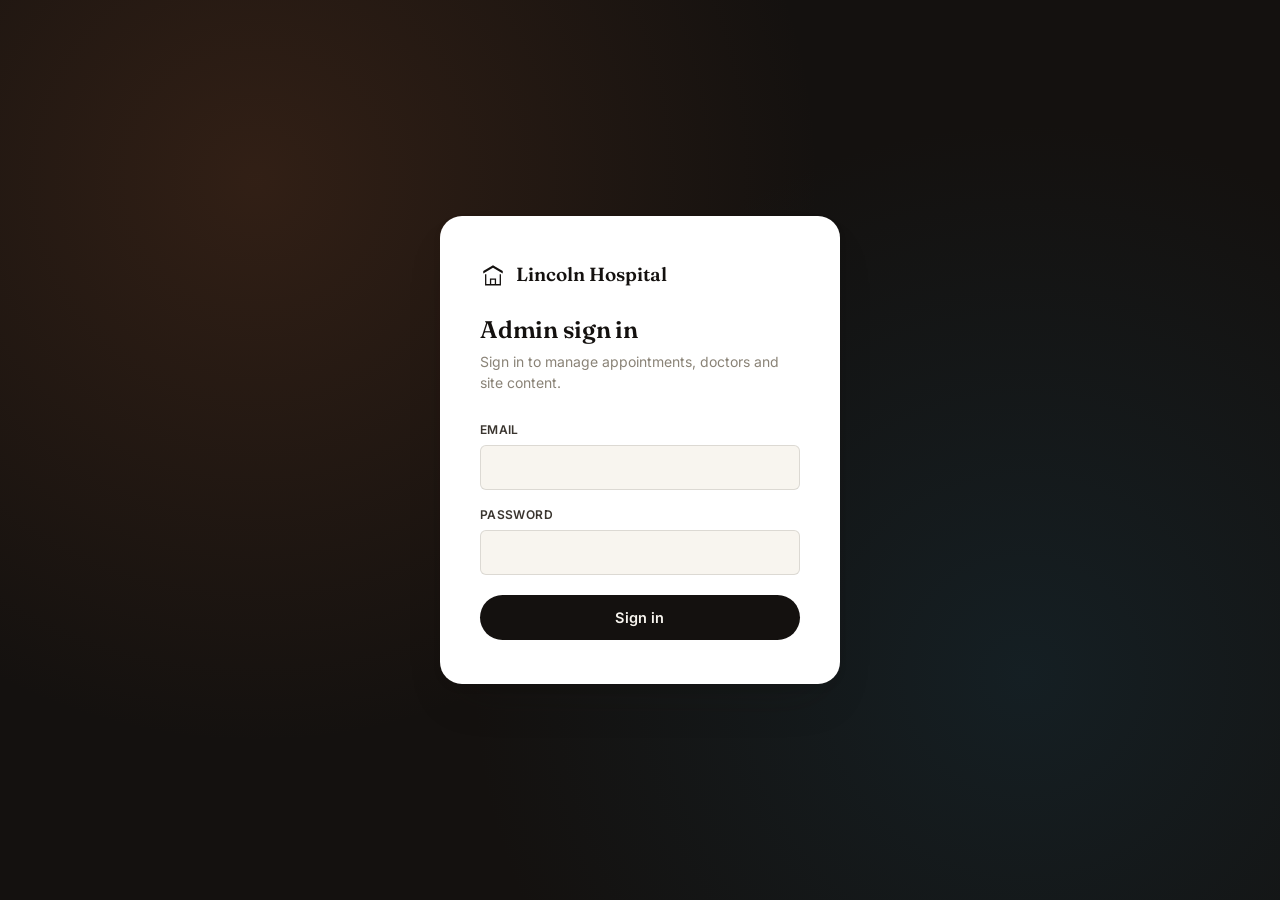
<file: admin.html>
<!doctype html>
<html lang="en">
<head>
  <meta charset="UTF-8" />
  <meta name="viewport" content="width=device-width, initial-scale=1.0" />
  <title>Lincoln Hospital — Admin Dashboard</title>
  <meta name="robots" content="noindex, nofollow" />
  <link rel="icon" href="data:," />
  <link rel="stylesheet" href="/css/base.css?v=10" />
  <link rel="stylesheet" href="/css/admin.css?v=10" />
</head>
<body class="admin">

  <!-- ===================== LOGIN SCREEN ===================== -->
  <section class="login-screen" id="loginScreen">
    <div class="login-card">
      <div class="login-card__brand">
        <span class="icon"><svg viewBox="0 0 32 32" fill="none"><path d="M16 4 28 11v3L16 7 4 14v-3L16 4Z" fill="currentColor"/><path d="M7 15v13h18V15" stroke="currentColor" stroke-width="1.6"/><path d="M13 28v-7h6v7" stroke="currentColor" stroke-width="1.6"/></svg></span>
        <span>Lincoln Hospital</span>
      </div>
      <h1>Admin sign in</h1>
      <p class="sub">Sign in to manage appointments, doctors and site content.</p>
      <div class="login-error" id="loginError"></div>
      <form class="login-form" id="loginForm">
        <div class="form-field">
          <label for="loginEmail" class="admin-label">Email</label>
          <input type="email" id="loginEmail" class="admin-input" required autocomplete="username" />
        </div>
        <div class="form-field">
          <label for="loginPassword" class="admin-label">Password</label>
          <input type="password" id="loginPassword" class="admin-input" required autocomplete="current-password" />
        </div>
        <button type="submit" class="btn btn-login" id="loginSubmitBtn">Sign in</button>
      </form>
    </div>
  </section>

  <!-- ===================== ADMIN SHELL ===================== -->
  <div class="admin-shell" id="adminShell">
    <div class="sidebar-backdrop" id="sidebarBackdrop"></div>
    <aside class="admin-sidebar" id="adminSidebar">
      <div class="admin-sidebar__brand">
        <span class="icon"><svg viewBox="0 0 32 32" fill="none"><path d="M16 4 28 11v3L16 7 4 14v-3L16 4Z" fill="currentColor"/><path d="M7 15v13h18V15" stroke="currentColor" stroke-width="1.6"/><path d="M13 28v-7h6v7" stroke="currentColor" stroke-width="1.6"/></svg></span>
        <span>Lincoln Hospital</span>
      </div>

      <div class="admin-sidebar__nav-scroll">
        <nav>
          <div class="nav-group">
            <p class="nav-group__label">Overview</p>
            <button class="nav-item active" data-view="dashboard" data-icon="dashboard"><span class="icon"></span>Dashboard</button>
            <button class="nav-item" data-view="notifications" data-icon="bell"><span class="icon"></span>Notifications<span class="nav-item__badge hidden" id="navNotifBadge">0</span></button>
            <button class="nav-item" data-view="branding" data-icon="image"><span class="icon"></span>Hospital Logo</button>
            <button class="nav-item" data-view="profile" data-icon="userCircle"><span class="icon"></span>Profile Settings</button>
          </div>
          <div class="nav-group">
            <p class="nav-group__label">Lincoln Hospital</p>
            <button class="nav-item" data-view="sh-appointments" data-icon="clock"><span class="icon"></span>Appointments</button>
            <button class="nav-item" data-view="sh-doctors" data-icon="doctor"><span class="icon"></span>Doctors</button>
            <button class="nav-item" data-view="sh-board" data-icon="userCircle"><span class="icon"></span>Board of Directors</button>
            <button class="nav-item" data-view="sh-departments" data-icon="pulse"><span class="icon"></span>Departments</button>
            <button class="nav-item" data-view="sh-posts" data-icon="bookOpen"><span class="icon"></span>Health Articles</button>
            <button class="nav-item" data-view="sh-partners" data-icon="layers"><span class="icon"></span>Partners</button>
            <button class="nav-item" data-view="sh-hero" data-icon="image"><span class="icon"></span>Hero Slides</button>
            <button class="nav-item" data-view="sh-content" data-icon="layers"><span class="icon"></span>Page Content</button>
          </div>
        </nav>
      </div>

      <div class="admin-sidebar__footer">
        <div class="admin-sidebar__user">
          <strong id="sidebarAdminName">Admin</strong>
          <span id="sidebarAdminEmail"></span>
        </div>
        <button class="nav-item" id="logoutBtn" data-icon="logout"><span class="icon"></span>Sign out</button>
      </div>
    </aside>

    <main class="admin-main" id="adminMain">
      <!-- Views are rendered into here by admin.js -->
    </main>
  </div>

  <!-- ===================== SHARED MODAL ===================== -->
  <div class="modal-backdrop" id="adminModal">
    <div class="modal" id="adminModalInner" role="dialog" aria-modal="true"></div>
  </div>

  <script src="/js/icons.js?v=10"></script>
  <script src="/js/config.js?v=10"></script>
  <script src="/js/api.js?v=10"></script>
  <script src="/js/admin.js?v=10"></script>
  <script src="/js/admin-shared-views.js?v=10"></script>
  <script src="/js/admin-hospital-views.js?v=10"></script>
</body>
</html>
</file>
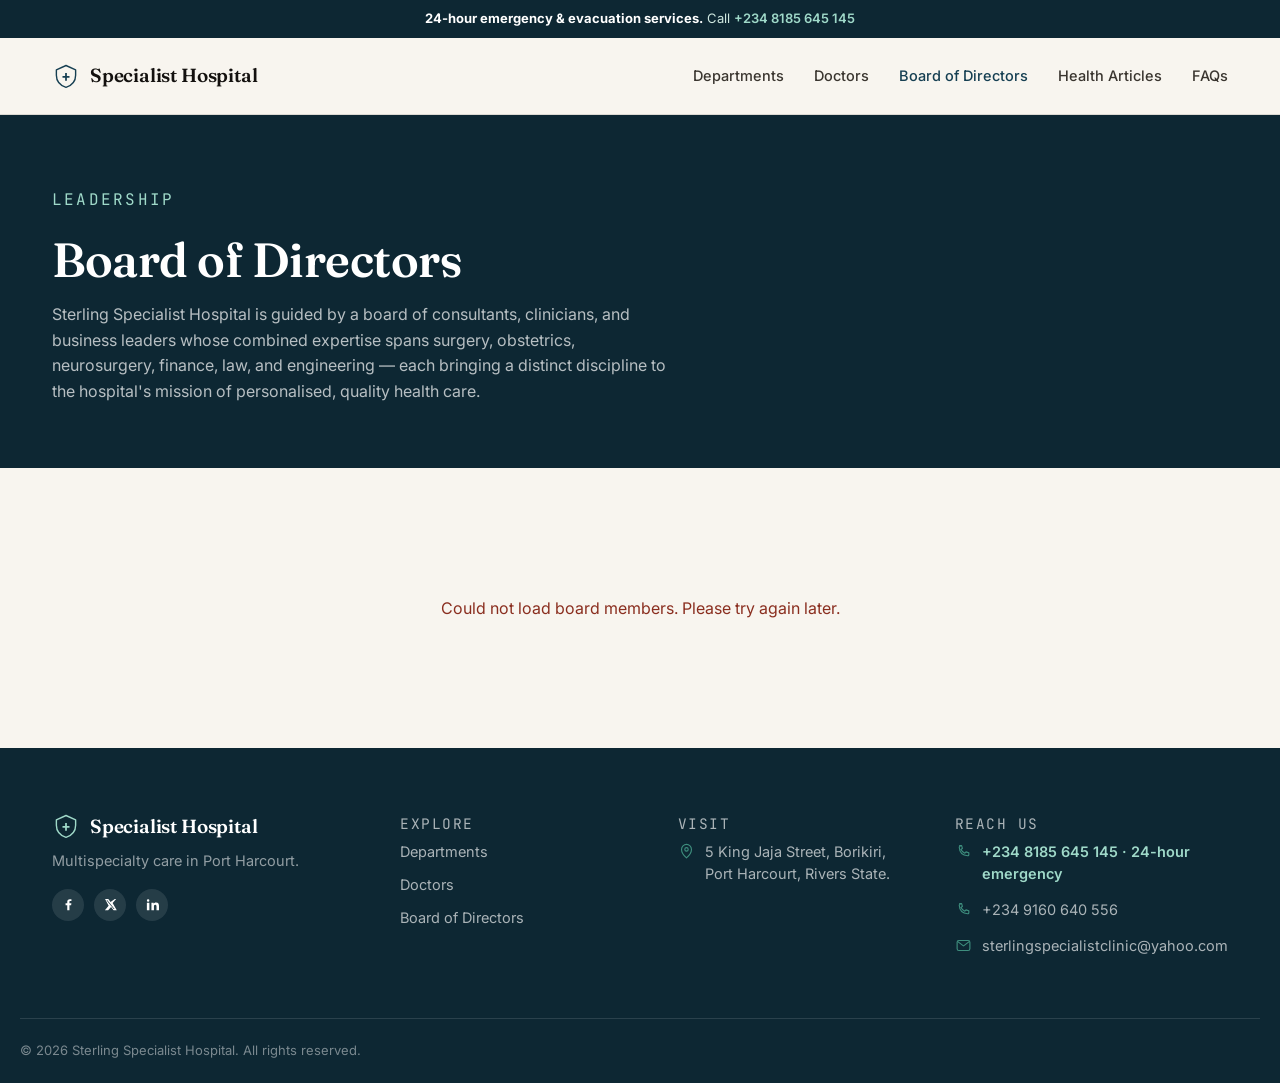
<file: board.html>
<!doctype html>
<html lang="en">
<head>
  <meta charset="UTF-8" />
  <meta name="viewport" content="width=device-width, initial-scale=1.0" />
  <title>Board of Directors — Sterling Specialist Hospital</title>
  <meta name="description" content="Meet the Board of Directors of Sterling Specialist Hospital, Port Harcourt — the consultants, clinicians, and business leaders guiding the hospital's mission." />
  <link rel="icon" href="data:," />
  <link rel="stylesheet" href="/css/base.css?v=10" />
  <link rel="stylesheet" href="/css/hospital.css?v=10" />
</head>
<body class="hospital">

  <div class="emergency-bar">
    <strong>24-hour emergency &amp; evacuation services.</strong> Call <a href="tel:+2348185645145">+234 8185 645 145</a>
  </div>

  <header class="sh-header">
    <div class="container sh-header__inner">
      <a href="/" class="brand-mark">
        <span class="brand-mark__glyph" id="brandLogoSlot" aria-hidden="true">
          <svg viewBox="0 0 32 32" fill="none" stroke="currentColor" stroke-width="1.6"><path d="M16 4 5 9v6c0 8 5.4 12 11 14 5.6-2 11-6 11-14V9L16 4Z" stroke-linejoin="round"/><path d="M12 16h3v-3.5h2V16h3v2h-3v3.5h-2V18h-3v-2Z" fill="currentColor" stroke="none"/></svg>
        </span>
        <span class="brand-mark__text">Specialist Hospital</span>
      </a>
      <nav class="sh-nav primary-nav" id="primaryNav">
        <a href="/#departments">Departments</a>
        <a href="/#doctors">Doctors</a>
        <a href="/board" class="active">Board of Directors</a>
        <a href="/#articles">Health Articles</a>
        <a href="/#faqs">FAQs</a>
      </nav>
      <button class="nav-toggle" id="navToggle" aria-label="Open menu" aria-expanded="false">
        <span></span><span></span><span></span>
      </button>
    </div>
  </header>

  <main>
    <!-- INTRO -->
    <section class="board-intro">
      <div class="container">
        <p class="eyebrow">Leadership</p>
        <h1>Board of Directors</h1>
        <p>Sterling Specialist Hospital is guided by a board of consultants, clinicians, and business leaders whose combined expertise spans surgery, obstetrics, neurosurgery, finance, law, and engineering — each bringing a distinct discipline to the hospital's mission of personalised, quality health care.</p>
      </div>
    </section>

    <!-- BOARD GRID -->
    <section class="section">
      <div class="container">
        <div class="board-grid" id="boardGrid">
          <div class="skeleton" style="height:280px;border-radius:16px;"></div>
          <div class="skeleton" style="height:280px;border-radius:16px;"></div>
          <div class="skeleton" style="height:280px;border-radius:16px;"></div>
        </div>
      </div>
    </section>
  </main>

  <footer class="site-footer">
    <div class="container site-footer__grid">
      <div class="site-footer__brand-col">
        <a href="/" class="brand-mark site-footer__brand">
          <span class="brand-mark__glyph" id="brandLogoSlotFooter" aria-hidden="true">
            <svg viewBox="0 0 32 32" fill="none" stroke="currentColor" stroke-width="1.6"><path d="M16 4 5 9v6c0 8 5.4 12 11 14 5.6-2 11-6 11-14V9L16 4Z" stroke-linejoin="round"/><path d="M12 16h3v-3.5h2V16h3v2h-3v3.5h-2V18h-3v-2Z" fill="currentColor" stroke="none"/></svg>
          </span>
          <span class="brand-mark__text">Specialist Hospital</span>
        </a>
        <p class="site-footer__tagline">Multispecialty care in Port Harcourt.</p>
        <div class="site-footer__socials">
          <a href="#" aria-label="Facebook"><span class="icon"><svg viewBox="0 0 24 24" fill="currentColor"><path d="M13.5 21v-8h2.7l.4-3.1h-3.1V8c0-.9.25-1.5 1.55-1.5h1.65V3.7C15.9 3.6 15 3.5 13.9 3.5c-2.3 0-3.9 1.4-3.9 4v2.4H7.3V13h2.7v8h3.5Z"/></svg></span></a>
          <a href="#" aria-label="Twitter"><span class="icon"><svg viewBox="0 0 24 24" fill="currentColor"><path d="M18.9 3H21l-5.6 6.4L22 21h-5.1l-4-5.2L8.2 21H3l6-6.9L3.3 3h5.2l3.6 4.8L18.9 3Zm-1.8 16h1.4L7 5h-1.5l11.6 14Z"/></svg></span></a>
          <a href="#" aria-label="LinkedIn"><span class="icon"><svg viewBox="0 0 24 24" fill="currentColor"><path d="M4.98 3.5a2 2 0 1 1 0 4 2 2 0 0 1 0-4ZM3 9h4v12H3zM10 9h3.8v1.7h.05c.53-.95 1.83-1.95 3.77-1.95 4.03 0 4.78 2.5 4.78 5.76V21h-4v-5.6c0-1.35-.03-3.1-1.9-3.1-1.9 0-2.2 1.45-2.2 3v5.7h-4V9Z"/></svg></span></a>
        </div>
      </div>

      <div class="site-footer__col">
        <p class="site-footer__heading">Explore</p>
        <nav class="site-footer__links">
          <a href="/#departments">Departments</a>
          <a href="/#doctors">Doctors</a>
          <a href="/board">Board of Directors</a>
        </nav>
      </div>

      <div class="site-footer__col">
        <p class="site-footer__heading">Visit</p>
        <p class="footer-contact-item">
          <span class="icon"><svg viewBox="0 0 24 24" fill="none" stroke="currentColor" stroke-width="1.6"><path d="M12 21s7-6.3 7-12a7 7 0 1 0-14 0c0 5.7 7 12 7 12Z" stroke-linejoin="round"/><circle cx="12" cy="9" r="2.4"/></svg></span>
          <span>5 King Jaja Street, Borikiri,<br/>Port Harcourt, Rivers State.</span>
        </p>
      </div>

      <div class="site-footer__col">
        <p class="site-footer__heading">Reach Us</p>
        <p class="footer-contact-item site-footer__emergency">
          <span class="icon"><svg viewBox="0 0 24 24" fill="none" stroke="currentColor" stroke-width="1.6"><path d="M6.5 3.5h2.7l1.3 4-2 1.6a11 11 0 0 0 5.4 5.4l1.6-2 4 1.3v2.7a1.5 1.5 0 0 1-1.6 1.5C10.5 17.6 6.4 13.5 6 6.1A1.5 1.5 0 0 1 7.5 4.5" stroke-linecap="round" stroke-linejoin="round"/></svg></span>
          <a href="tel:+2348185645145">+234 8185 645 145 &middot; 24-hour emergency</a>
        </p>
        <p class="footer-contact-item">
          <span class="icon"><svg viewBox="0 0 24 24" fill="none" stroke="currentColor" stroke-width="1.6"><path d="M6.5 3.5h2.7l1.3 4-2 1.6a11 11 0 0 0 5.4 5.4l1.6-2 4 1.3v2.7a1.5 1.5 0 0 1-1.6 1.5C10.5 17.6 6.4 13.5 6 6.1A1.5 1.5 0 0 1 7.5 4.5" stroke-linecap="round" stroke-linejoin="round"/></svg></span>
          <a href="tel:+2349160640556">+234 9160 640 556</a>
        </p>
        <p class="footer-contact-item">
          <span class="icon"><svg viewBox="0 0 24 24" fill="none" stroke="currentColor" stroke-width="1.6"><rect x="3" y="5" width="18" height="14" rx="2.5"/><path d="m4 6.5 7.4 5.7a1 1 0 0 0 1.2 0L20 6.5" stroke-linecap="round" stroke-linejoin="round"/></svg></span>
          <a href="mailto:sterlingspecialistclinic@yahoo.com">sterlingspecialistclinic@yahoo.com</a>
        </p>
      </div>
    </div>
    <div class="container site-footer__bottom">
      <p>&copy; <span id="year"></span> Sterling Specialist Hospital. All rights reserved.</p>
    </div>
  </footer>

  <script src="/js/icons.js?v=10"></script>
  <script src="/js/config.js?v=10"></script>
  <script src="/js/api.js?v=10"></script>
  <script src="/js/branding.js?v=10"></script>
  <script src="/js/nav-toggle.js?v=10"></script>
  <script src="/js/board.js?v=10"></script>
</body>
</html>
</file>
<file: css/base.css>
/* =========================================================
   SterlingGroup — design tokens & base styles
   Shared across all pages (hospital, board, admin)
   ========================================================= */

@import url('https://fonts.googleapis.com/css2?family=Fraunces:ital,opsz,wght@0,9..144,300..900;1,9..144,300..900&family=Inter:wght@400;500;600;700&family=JetBrains+Mono:wght@400;500&display=swap');

:root {
  /* ---- Shared neutrals ---- */
  --ink: #14110f;
  --ink-soft: #3a352f;
  --paper: #f8f5ef;
  --paper-raised: #ffffff;
  --stone: #8a8377;
  --stone-light: #d8d2c4;
  --line: rgba(20, 17, 15, 0.12);

  /* ---- Lakeview accent (hospitality) ---- */
  --lv-primary: #8a4a28;
  --lv-primary-deep: #5e3119;
  --lv-gold: #c69a4c;
  --lv-tint: #f4ece1;

  /* ---- Sterling Hospital accent (healthcare) ---- */
  --sh-primary: #163f52;
  --sh-primary-deep: #0d2733;
  --sh-teal: #3e8e7e;
  --sh-tint: #e9f1ef;

  /* ---- Type ---- */
  --font-display: 'Fraunces', 'Iowan Old Style', serif;
  --font-body: 'Inter', -apple-system, BlinkMacSystemFont, sans-serif;
  --font-mono: 'JetBrains Mono', monospace;

  /* ---- Scale ---- */
  --radius-sm: 6px;
  --radius-md: 12px;
  --radius-lg: 22px;
  --shadow-soft: 0 1px 2px rgba(20,17,15,0.04), 0 12px 32px -16px rgba(20,17,15,0.18);
  --shadow-lift: 0 4px 8px rgba(20,17,15,0.06), 0 24px 48px -20px rgba(20,17,15,0.28);

  --container: 1240px;
}

* { box-sizing: border-box; }
html { scroll-behavior: smooth; overflow-x: hidden; }

@media (prefers-reduced-motion: reduce) {
  html { scroll-behavior: auto; }
  *, *::before, *::after { animation-duration: 0.01ms !important; animation-iteration-count: 1 !important; transition-duration: 0.01ms !important; }
}

body {
  margin: 0;
  font-family: var(--font-body);
  color: var(--ink);
  background: var(--paper);
  -webkit-font-smoothing: antialiased;
  font-size: 16px;
  line-height: 1.5;
  overflow-x: hidden;
}

h1, h2, h3, h4 {
  font-family: var(--font-display);
  font-weight: 600;
  line-height: 1.08;
  margin: 0;
  letter-spacing: -0.01em;
}

.eyebrow {
  font-family: var(--font-mono);
  font-size: 12.5px;
  letter-spacing: 0.14em;
  text-transform: uppercase;
  color: var(--stone);
  margin: 0 0 22px;
}

p { margin: 0; }

a { color: inherit; text-decoration: none; }

img { max-width: 100%; display: block; }

button {
  font-family: var(--font-body);
  cursor: pointer;
  border: none;
  background: none;
  color: inherit;
}

input, textarea, select {
  font-family: var(--font-body);
  font-size: 15px;
}

::selection { background: var(--lv-gold); color: var(--ink); }

.container {
  max-width: var(--container);
  margin: 0 auto;
  padding: 0 32px;
}

@media (max-width: 720px) {
  .container { padding: 0 20px; }
}

/* ---------------------------------------------------------
   Mobile nav toggle.
   Each page's header keeps its own nav link colors/spacing;
   this just handles the hamburger button and the collapse
   behavior on narrow screens.
   --------------------------------------------------------- */
.nav-toggle {
  display: none;
  flex-direction: column;
  justify-content: center;
  align-items: center;
  gap: 5px;
  width: 40px;
  height: 40px;
  border-radius: var(--radius-sm);
  flex-shrink: 0;
}
.nav-toggle span {
  display: block;
  width: 20px;
  height: 2px;
  background: currentColor;
  border-radius: 2px;
  transition: transform 0.25s ease, opacity 0.25s ease;
}
.nav-toggle.open span:nth-child(1) { transform: translateY(7px) rotate(45deg); }
.nav-toggle.open span:nth-child(2) { opacity: 0; }
.nav-toggle.open span:nth-child(3) { transform: translateY(-7px) rotate(-45deg); }

@media (max-width: 900px) {
  .nav-toggle { display: flex; }

  .primary-nav {
    position: absolute;
    top: 100%;
    left: 0;
    right: 0;
    max-height: calc(100vh - 76px);
    background: var(--paper);
    flex-direction: column;
    align-items: stretch;
    gap: 0;
    padding: 8px 24px 32px;
    overflow-y: auto;
    transform: translateY(-8px);
    opacity: 0;
    visibility: hidden;
    pointer-events: none;
    transition: opacity 0.2s ease, transform 0.2s ease, visibility 0.2s;
    z-index: 90;
    box-shadow: var(--shadow-soft);
    border-bottom: 1px solid var(--line);
  }
  .primary-nav.open {
    opacity: 1;
    transform: translateY(0);
    visibility: visible;
    pointer-events: auto;
  }
  .primary-nav a {
    padding: 16px 4px !important;
    border-bottom: 1px solid var(--line);
    font-size: 16px !important;
  }
  body.nav-open { overflow: hidden; }
}


/* ---------------------------------------------------------
   Focus states — always visible, never suppressed
   --------------------------------------------------------- */
a:focus-visible,
button:focus-visible,
input:focus-visible,
textarea:focus-visible,
select:focus-visible,
[tabindex]:focus-visible {
  outline: 2px solid currentColor;
  outline-offset: 3px;
  border-radius: 4px;
}

/* ---------------------------------------------------------
   Signature element: the "ledger line"
   A rule that draws itself left-to-right under a heading —
   used once per page, under the primary section heading only.
   --------------------------------------------------------- */
.ledger {
  position: relative;
  display: inline-block;
}
.ledger::after {
  content: '';
  position: absolute;
  left: 0;
  bottom: -10px;
  height: 2px;
  width: 0%;
  background: currentColor;
  transition: width 1.1s cubic-bezier(0.16, 1, 0.3, 1);
}
.ledger.in-view::after {
  width: 64px;
}

/* ---------------------------------------------------------
   Buttons
   --------------------------------------------------------- */
.btn {
  display: inline-flex;
  align-items: center;
  gap: 10px;
  padding: 13px 26px;
  border-radius: 999px;
  font-size: 14.5px;
  font-weight: 600;
  letter-spacing: 0.01em;
  transition: transform 0.25s cubic-bezier(0.16, 1, 0.3, 1), box-shadow 0.25s ease, background 0.2s ease;
  white-space: nowrap;
}
.btn:active { transform: scale(0.97); }
.btn svg { width: 16px; height: 16px; flex-shrink: 0; }

.btn-ghost {
  background: transparent;
  border: 1.5px solid var(--line);
  color: var(--ink);
}
.btn-ghost:hover { border-color: currentColor; }

/* ---------------------------------------------------------
   Generic card surface
   --------------------------------------------------------- */
.surface {
  background: var(--paper-raised);
  border-radius: var(--radius-md);
  box-shadow: var(--shadow-soft);
}

/* ---------------------------------------------------------
   Toast / inline alert
   --------------------------------------------------------- */
.toast {
  position: fixed;
  bottom: 28px;
  right: 28px;
  z-index: 999;
  background: var(--ink);
  color: var(--paper);
  padding: 14px 20px;
  border-radius: var(--radius-sm);
  font-size: 14px;
  font-weight: 500;
  box-shadow: var(--shadow-lift);
  display: flex;
  align-items: center;
  gap: 10px;
  max-width: 360px;
  transform: translateY(12px);
  opacity: 0;
  transition: transform 0.35s cubic-bezier(0.16,1,0.3,1), opacity 0.35s ease;
  pointer-events: none;
}
.toast.show { transform: translateY(0); opacity: 1; }
.toast.error { background: #7a2424; }
.toast svg { width: 18px; height: 18px; flex-shrink: 0; }

/* ---------------------------------------------------------
   Skeleton loading
   --------------------------------------------------------- */
.skeleton {
  background: linear-gradient(100deg, var(--stone-light) 30%, #eee6d4 50%, var(--stone-light) 70%);
  background-size: 200% 100%;
  animation: shimmer 1.6s infinite;
  border-radius: var(--radius-sm);
}
@keyframes shimmer {
  0% { background-position: 200% 0; }
  100% { background-position: -200% 0; }
}

/* ---------------------------------------------------------
   Brand mark — supports either the default inline SVG glyph
   or an admin-uploaded logo image dropped into the same slot
   --------------------------------------------------------- */
.brand-mark {
  display: flex;
  align-items: center;
  gap: 10px;
}
.brand-mark__glyph {
  width: 28px;
  height: 28px;
  flex-shrink: 0;
  display: flex;
  align-items: center;
  justify-content: center;
  color: var(--ink);
}
.brand-mark__glyph svg { width: 100%; height: 100%; }
.brand-mark__text {
  font-family: var(--font-display);
  font-size: 19px;
  font-weight: 600;
  letter-spacing: -0.01em;
  line-height: 1;
}
.brand-mark__glyph img {
  height: 28px;
  width: auto;
  max-width: 160px;
  object-fit: contain;
  display: block;
}

/* ---------------------------------------------------------
   Shared footer —
   Hospital pages. --footer-accent controls the link hover
   color per page (set in each page's own stylesheet).
   --------------------------------------------------------- */
.site-footer {
  --footer-accent: #ffffff;
  background: var(--ink);
  color: #d8d2c4;
  padding: 64px 0 0;
}

.site-footer__grid {
  display: grid;
  grid-template-columns: 1.3fr 1fr 1fr 1fr;
  gap: 40px;
  padding-bottom: 48px;
  border-bottom: 1px solid rgba(255,255,255,0.1);
}
@media (max-width: 900px) {
  .site-footer__grid { grid-template-columns: 1fr 1fr; row-gap: 36px; }
}
@media (max-width: 560px) {
  .site-footer__grid { grid-template-columns: 1fr; row-gap: 32px; }
}

.site-footer__brand-col { grid-column: span 1; }
@media (max-width: 900px) {
  .site-footer__brand-col { grid-column: 1 / -1; }
}
.site-footer__brand .brand-mark__glyph { color: #fff; }
.site-footer .brand-mark__text { color: #fff; }
.site-footer__tagline { color: #9a9484; font-size: 14.5px; margin-top: 10px; max-width: 320px; line-height: 1.55; }

.site-footer__heading {
  font-family: var(--font-mono);
  font-size: 12px;
  text-transform: uppercase;
  letter-spacing: 0.1em;
  color: #9a9484;
  margin-bottom: 16px;
}
.site-footer__col p { font-size: 14.5px; line-height: 1.6; margin-bottom: 6px; }
.site-footer__col a { transition: color 0.2s ease; }
.site-footer__col a:hover { color: var(--footer-accent); }
.site-footer__links { display: flex; flex-direction: column; gap: 11px; }
.site-footer__links a { font-size: 14.5px; color: #d8d2c4; }
.site-footer__links a:hover { color: var(--footer-accent); }

/* Icon + text rows (address, phone, email) — matches the "Contact Us" style */
.footer-contact-item {
  display: flex;
  align-items: flex-start;
  gap: 10px;
  margin-bottom: 14px !important;
}
.footer-contact-item .icon {
  width: 17px;
  height: 17px;
  color: var(--footer-accent);
  flex-shrink: 0;
  margin-top: 2px;
}
.footer-contact-item > span:last-child,
.footer-contact-item > a { line-height: 1.5; }

.site-footer__socials { display: flex; gap: 10px; margin-top: 18px; }
.site-footer__socials a {
  width: 34px; height: 34px; border-radius: 50%;
  background: rgba(255,255,255,0.08);
  display: flex; align-items: center; justify-content: center;
  color: #fff;
  flex-shrink: 0;
}
.site-footer__socials a:hover { background: var(--footer-accent); color: var(--ink); }
.site-footer__socials .icon { width: 15px; height: 15px; }

.site-footer__bottom {
  padding: 22px 0;
  font-size: 13px;
  color: #847e6f;
  display: flex;
  flex-wrap: wrap;
  gap: 8px 20px;
  justify-content: space-between;
}

/* ---------------------------------------------------------
   Visually hidden (a11y labels)
   --------------------------------------------------------- */
.sr-only {
  position: absolute;
  width: 1px; height: 1px;
  padding: 0; margin: -1px;
  overflow: hidden;
  clip: rect(0,0,0,0);
  white-space: nowrap;
  border: 0;
}

/* ---------------------------------------------------------
   Modal
   --------------------------------------------------------- */
.modal-backdrop {
  position: fixed;
  inset: 0;
  background: rgba(20,17,15,0.5);
  backdrop-filter: blur(3px);
  display: none;
  align-items: center;
  justify-content: center;
  z-index: 200;
  padding: 24px;
}
.modal-backdrop.open { display: flex; }
.modal {
  background: var(--paper-raised);
  border-radius: var(--radius-lg);
  max-width: 520px;
  width: 100%;
  max-height: 88vh;
  overflow-y: auto;
  box-shadow: var(--shadow-lift);
  animation: modal-in 0.3s cubic-bezier(0.16,1,0.3,1);
}
@keyframes modal-in {
  from { opacity: 0; transform: translateY(16px) scale(0.98); }
  to { opacity: 1; transform: translateY(0) scale(1); }
}

/* ---------------------------------------------------------
   Partner / client logo slider
   Auto-scrolls via CSS animation; pauses on hover/touch/focus.
   Also draggable via JS (see partner-slider.js) for manual swipe.
   Track is duplicated in markup so the loop is seamless.
   --------------------------------------------------------- */
.partner-slider {
  position: relative;
  overflow: hidden;
  -webkit-mask-image: linear-gradient(90deg, transparent 0%, #000 6%, #000 94%, transparent 100%);
  mask-image: linear-gradient(90deg, transparent 0%, #000 6%, #000 94%, transparent 100%);
  cursor: grab;
  user-select: none;
}
.partner-slider.dragging { cursor: grabbing; }
.partner-slider__track {
  display: flex;
  align-items: center;
  gap: 56px;
  width: max-content;
  animation: partner-scroll var(--partner-duration, 38s) linear infinite;
}
.partner-slider:hover .partner-slider__track,
.partner-slider:focus-within .partner-slider__track,
.partner-slider.dragging .partner-slider__track,
.partner-slider.paused .partner-slider__track {
  animation-play-state: paused;
}
@keyframes partner-scroll {
  from { transform: translateX(0); }
  to { transform: translateX(-50%); }
}
.partner-slider__item {
  flex-shrink: 0;
  height: 44px;
  display: flex;
  align-items: center;
  opacity: 0.72;
  filter: grayscale(1);
  transition: opacity 0.25s ease, filter 0.25s ease;
}
.partner-slider__item:hover { opacity: 1; filter: grayscale(0); }
.partner-slider__item img {
  height: 100%;
  width: auto;
  max-width: 160px;
  object-fit: contain;
  pointer-events: none;
}
.partner-slider__empty {
  padding: 18px 0;
  color: var(--stone);
  font-size: 13.5px;
}

@media (prefers-reduced-motion: reduce) {
  .partner-slider__track { animation: none; }
}
</file>
<file: css/admin.css>
/* =========================================================
   Admin dashboard
   Neutral, dense, functional — a control room, not a showcase.
   ========================================================= */

body.admin { background: var(--paper); height: 100vh; overflow: hidden; }

/* ---------- Login screen ---------- */
.login-screen {
  height: 100vh;
  display: flex;
  align-items: center;
  justify-content: center;
  background: var(--ink);
  position: relative;
  overflow: hidden;
}
.login-screen::before {
  content: '';
  position: absolute;
  inset: 0;
  background:
    radial-gradient(circle at 20% 20%, rgba(138,74,40,0.25), transparent 45%),
    radial-gradient(circle at 80% 75%, rgba(22,63,82,0.3), transparent 45%);
}
.login-card {
  position: relative;
  background: var(--paper-raised);
  border-radius: var(--radius-lg);
  padding: 44px 40px;
  width: 100%;
  max-width: 400px;
  box-shadow: var(--shadow-lift);
}
.login-card__brand { display: flex; align-items: center; gap: 10px; margin-bottom: 28px; }
.login-card__brand .icon { width: 26px; height: 26px; color: var(--ink); }
.login-card__brand span { font-family: var(--font-display); font-size: 19px; font-weight: 600; }
.login-card h1 { font-size: 24px; margin-bottom: 8px; }
.login-card p.sub { color: var(--stone); font-size: 14px; margin-bottom: 28px; }
.login-form { display: flex; flex-direction: column; gap: 16px; }
.login-form .form-field input {
  padding: 13px 14px;
  border-radius: var(--radius-sm);
  border: 1.5px solid var(--line);
  font-size: 14.5px;
  width: 100%;
}
.login-form .form-field input:focus { outline: none; border-color: var(--ink); }
.login-error {
  font-size: 13.5px;
  color: #8a2e1f;
  background: #fbe9e6;
  padding: 10px 12px;
  border-radius: var(--radius-sm);
  display: none;
}
.login-error.show { display: block; }
.btn-login {
  background: var(--ink);
  color: var(--paper);
  width: 100%;
  justify-content: center;
  padding: 14px;
  margin-top: 4px;
}
.btn-login:hover { background: var(--ink-soft); }
.btn-login:disabled { opacity: 0.6; cursor: wait; }

/* ---------- Shell layout ---------- */
.admin-shell { display: none; height: 100vh; }
.admin-shell.active { display: grid; grid-template-columns: 248px 1fr; }

.admin-sidebar {
  background: var(--ink);
  color: #d8d2c4;
  display: flex;
  flex-direction: column;
  padding: 22px 14px 0;
  height: 100vh;
  overflow: hidden;
}
.admin-sidebar__brand { display: flex; align-items: center; gap: 10px; padding: 8px 10px 22px; flex-shrink: 0; }
.admin-sidebar__brand .icon { width: 24px; height: 24px; color: #fff; }
.admin-sidebar__nav-scroll {
  flex: 1;
  overflow-y: auto;
  padding-bottom: 12px;
  scrollbar-width: thin;
  scrollbar-color: rgba(255,255,255,0.18) transparent;
  mask-image: linear-gradient(180deg, #000 0%, #000 94%, transparent 100%);
}
.admin-sidebar__nav-scroll::-webkit-scrollbar { width: 6px; }
.admin-sidebar__nav-scroll::-webkit-scrollbar-thumb { background: rgba(255,255,255,0.18); border-radius: 999px; }
.admin-sidebar__nav-scroll::-webkit-scrollbar-track { background: transparent; }
.admin-sidebar__footer { flex-shrink: 0; padding: 14px 0 18px; border-top: 1px solid rgba(255,255,255,0.1); }
.admin-sidebar__user { padding: 10px 12px; font-size: 13px; color: #9a9484; }
.admin-sidebar__user strong { color: #fff; display: block; font-size: 13.5px; margin-bottom: 2px; }
.admin-sidebar__brand span { font-family: var(--font-display); font-size: 17px; color: #fff; font-weight: 600; }

.nav-group { margin-bottom: 18px; }
.nav-group__label {
  font-family: var(--font-mono);
  font-size: 10.5px;
  text-transform: uppercase;
  letter-spacing: 0.1em;
  color: #837d6e;
  padding: 0 12px;
  margin-bottom: 8px;
}
.nav-item {
  display: flex;
  align-items: center;
  gap: 11px;
  width: 100%;
  padding: 10px 12px;
  border-radius: var(--radius-sm);
  font-size: 14px;
  color: #c7c1b1;
  text-align: left;
  position: relative;
}
.nav-item .icon { width: 17px; height: 17px; flex-shrink: 0; }
.nav-item:hover { background: rgba(255,255,255,0.06); color: #fff; }
.nav-item.active { background: rgba(255,255,255,0.1); color: #fff; }
.nav-item__badge {
  margin-left: auto;
  background: #c4543a;
  color: #fff;
  font-size: 11px;
  font-weight: 700;
  padding: 1px 7px;
  border-radius: 999px;
}

/* ---------- Main content ---------- */
.admin-main { overflow-y: auto; padding: 32px 40px 64px; }
.admin-topbar {
  display: flex;
  align-items: center;
  justify-content: space-between;
  margin-bottom: 28px;
}
.admin-topbar h1 { font-size: 26px; }
.admin-topbar__actions { display: flex; align-items: center; gap: 12px; }

.sidebar-toggle {
  display: none;
  width: 38px; height: 38px;
  border-radius: 50%;
  align-items: center;
  justify-content: center;
  flex-shrink: 0;
  color: var(--ink);
}
.sidebar-toggle:hover { background: rgba(20,17,15,0.05); }
.sidebar-toggle .icon { width: 20px; height: 20px; }

.sidebar-backdrop {
  display: none;
  position: fixed;
  inset: 0;
  background: rgba(20, 17, 15, 0.45);
  z-index: 190;
}
.sidebar-backdrop.show { display: block; }

@media (max-width: 900px) {
  .admin-shell.active { grid-template-columns: 1fr; }

  .admin-sidebar {
    position: fixed;
    top: 0;
    left: 0;
    width: 264px;
    max-width: 82vw;
    z-index: 200;
    transform: translateX(-100%);
    transition: transform 0.28s cubic-bezier(0.4, 0, 0.2, 1);
    box-shadow: var(--shadow-lift);
  }
  .admin-sidebar.open { transform: translateX(0); }

  .sidebar-toggle { display: flex; }
  .admin-main { padding: 20px 18px 48px; }
  .admin-topbar h1 { font-size: 21px; }

  body.sidebar-open { overflow: hidden; }
}

.bell-btn {
  position: relative;
  width: 38px; height: 38px;
  border-radius: 50%;
  display: flex; align-items: center; justify-content: center;
  border: 1.5px solid var(--line);
}
.bell-btn .icon { width: 18px; height: 18px; }
.bell-btn__dot {
  position: absolute; top: 6px; right: 7px;
  width: 7px; height: 7px;
  border-radius: 50%;
  background: #c4543a;
  display: none;
}
.bell-btn__dot.show { display: block; }

/* ---------- Stat cards ---------- */
.stat-grid {
  display: grid;
  grid-template-columns: repeat(4, 1fr);
  gap: 18px;
  margin-bottom: 36px;
}
@media (max-width: 1100px) { .stat-grid { grid-template-columns: repeat(2, 1fr); } }
.stat-card {
  background: var(--paper-raised);
  border-radius: var(--radius-md);
  padding: 22px;
  border: 1px solid var(--line);
}
.stat-card__label { font-size: 12.5px; color: var(--stone); margin-bottom: 10px; }
.stat-card__value { font-family: var(--font-display); font-size: 32px; font-weight: 600; }
.stat-card--sh .stat-card__value { color: var(--sh-primary); }

/* ---------- Panels & tables ---------- */
.panel {
  background: var(--paper-raised);
  border-radius: var(--radius-md);
  border: 1px solid var(--line);
  margin-bottom: 28px;
}
.panel__head {
  display: flex;
  align-items: center;
  justify-content: space-between;
  padding: 18px 22px;
  border-bottom: 1px solid var(--line);
}
.panel__head h2 { font-size: 17px; }
.panel__head-actions { display: flex; gap: 10px; }

.data-table { width: 100%; border-collapse: collapse; font-size: 14px; }
.table-scroll { overflow-x: auto; -webkit-overflow-scrolling: touch; }
@media (max-width: 900px) { .data-table { min-width: 640px; } }
.data-table th {
  text-align: left;
  font-size: 11.5px;
  text-transform: uppercase;
  letter-spacing: 0.06em;
  color: var(--stone);
  padding: 12px 22px;
  border-bottom: 1px solid var(--line);
  font-weight: 600;
}
.data-table td { padding: 14px 22px; border-bottom: 1px solid var(--line); vertical-align: middle; }
.data-table tr:last-child td { border-bottom: none; }
.data-table tr:hover td { background: rgba(20,17,15,0.015); }

.pill-status {
  display: inline-flex;
  align-items: center;
  gap: 6px;
  font-size: 12px;
  font-weight: 600;
  padding: 4px 10px;
  border-radius: 999px;
}
.pill-status.pending { background: #fdeecb; color: #8a5a00; }
.pill-status.confirmed { background: #d9f0e2; color: #1f7a47; }
.pill-status.cancelled { background: #f4e1de; color: #8a2e1f; }
.pill-status.completed { background: #e3e3f0; color: #423a8a; }

.row-actions { display: flex; gap: 8px; }
.icon-btn {
  width: 32px; height: 32px;
  border-radius: 8px;
  display: flex; align-items: center; justify-content: center;
  border: 1.5px solid var(--line);
  color: var(--ink-soft);
}
.icon-btn .icon { width: 15px; height: 15px; }
.icon-btn:hover { border-color: var(--ink); color: var(--ink); }
.icon-btn.danger:hover { border-color: #8a2e1f; color: #8a2e1f; }

.status-select {
  font-size: 12.5px;
  font-weight: 600;
  padding: 6px 8px;
  border-radius: var(--radius-sm);
  border: 1.5px solid var(--line);
  background: var(--paper);
}

.empty-state {
  padding: 48px 22px;
  text-align: center;
  color: var(--stone);
  font-size: 14px;
}
.empty-state .icon { width: 32px; height: 32px; margin: 0 auto 14px; opacity: 0.5; }

/* ---------- Manage grids (rooms/doctors/posts cards) ---------- */
.manage-grid { display: grid; grid-template-columns: repeat(3, 1fr); gap: 18px; padding: 22px; }
@media (max-width: 1200px) { .manage-grid { grid-template-columns: repeat(2, 1fr); } }
@media (max-width: 760px) { .manage-grid { grid-template-columns: 1fr; } }

.manage-card {
  border: 1px solid var(--line);
  border-radius: var(--radius-md);
  overflow: hidden;
  display: flex;
  flex-direction: column;
}
.manage-card__media {
  aspect-ratio: 16/10;
  background: var(--stone-light);
  position: relative;
  overflow: hidden;
}
.manage-card__media img { width: 100%; height: 100%; object-fit: cover; }
.manage-card__upload-overlay {
  position: absolute; inset: 0;
  background: rgba(20,17,15,0.0);
  display: flex; align-items: center; justify-content: center;
  opacity: 0;
  transition: opacity 0.2s ease, background 0.2s ease;
  cursor: pointer;
}
.manage-card__media:hover .manage-card__upload-overlay { opacity: 1; background: rgba(20,17,15,0.45); }
.manage-card__upload-overlay .icon { width: 22px; height: 22px; color: #fff; }
.manage-card__body { padding: 16px; display: flex; flex-direction: column; gap: 8px; flex: 1; }
.manage-card__title { font-size: 15.5px; font-weight: 600; }
.manage-card__meta { font-size: 12.5px; color: var(--stone); }
.manage-card__footer { display: flex; justify-content: space-between; align-items: center; margin-top: auto; padding-top: 8px; }
.toggle-pill {
  font-size: 11.5px;
  font-weight: 600;
  padding: 4px 9px;
  border-radius: 999px;
}
.toggle-pill.on { background: #d9f0e2; color: #1f7a47; }
.toggle-pill.off { background: var(--stone-light); color: var(--ink-soft); }

/* ---------- On/off switch (e.g. payments toggle) ---------- */
.switch { display: inline-flex; cursor: pointer; flex-shrink: 0; }
.switch input { position: absolute; opacity: 0; width: 0; height: 0; }
.switch__track {
  width: 42px; height: 24px; border-radius: 999px;
  background: var(--stone-light); position: relative;
  transition: background 0.2s ease;
}
.switch__thumb {
  position: absolute; top: 3px; left: 3px;
  width: 18px; height: 18px; border-radius: 50%;
  background: #fff; box-shadow: 0 1px 3px rgba(0,0,0,0.25);
  transition: transform 0.2s ease;
}
.switch input:checked + .switch__track { background: #1f7a47; }
.switch input:checked + .switch__track .switch__thumb { transform: translateX(18px); }
.switch input:focus-visible + .switch__track { outline: 2px solid var(--ink); outline-offset: 2px; }

/* ---------- Admin modal form ---------- */
.admin-modal-form { padding: 24px 26px 26px; display: flex; flex-direction: column; gap: 14px; max-height: 76vh; overflow-y: auto; }
.admin-modal-form h3 { font-size: 19px; padding: 0 0 4px; }
.field-grid { display: grid; grid-template-columns: 1fr 1fr; gap: 14px; }
.field-grid--3 { grid-template-columns: 1fr 1fr 1fr; }
@media (max-width: 480px) { .field-grid, .field-grid--3 { grid-template-columns: 1fr; } }
.checkbox-row { display: flex; align-items: center; gap: 8px; font-size: 13.5px; }
.checkbox-row input { width: 16px; height: 16px; }
.day-toggle-row { display: flex; gap: 6px; flex-wrap: wrap; }
.day-toggle {
  font-size: 12px;
  padding: 7px 11px;
  border-radius: 999px;
  border: 1.5px solid var(--line);
  font-weight: 500;
}
.day-toggle.selected { background: var(--ink); color: #fff; border-color: var(--ink); }

.btn-save {
  background: var(--ink);
  color: var(--paper);
  justify-content: center;
  padding: 13px;
  margin-top: 6px;
}
.btn-save:hover { background: var(--ink-soft); }
.btn-danger-text { color: #8a2e1f; font-size: 13px; font-weight: 600; text-align: center; padding: 8px; }

/* ---------- Notifications panel ---------- */
.notif-list { max-height: 480px; overflow-y: auto; }
.notif-item {
  display: flex;
  gap: 14px;
  padding: 16px 22px;
  border-bottom: 1px solid var(--line);
}
.notif-item:last-child { border-bottom: none; }
.notif-item.unread { background: rgba(138,74,40,0.04); }
.notif-item__icon {
  width: 36px; height: 36px;
  border-radius: 50%;
  display: flex; align-items: center; justify-content: center;
  flex-shrink: 0;
}
.notif-item__icon.hospital { background: var(--sh-tint); color: var(--sh-primary); }
.notif-item__icon .icon { width: 17px; height: 17px; }
.notif-item__body { flex: 1; }
.notif-item__title { font-size: 14px; font-weight: 600; margin-bottom: 2px; }
.notif-item__text { font-size: 13px; color: var(--ink-soft); }
.notif-item__time { font-size: 12px; color: var(--stone); margin-top: 4px; font-family: var(--font-mono); }

/* ---------- Tabs (for divisions inside one section) ---------- */
.tab-row { display: flex; gap: 4px; padding: 4px; background: var(--stone-light); border-radius: 999px; width: fit-content; margin-bottom: 22px; }
.tab-btn { padding: 9px 18px; border-radius: 999px; font-size: 13.5px; font-weight: 600; color: var(--ink-soft); }
.tab-btn.active { background: var(--paper-raised); color: var(--ink); box-shadow: var(--shadow-soft); }

.hidden { display: none !important; }

textarea.admin-textarea { min-height: 120px; resize: vertical; }
input.admin-input, select.admin-input, textarea.admin-textarea {
  padding: 11px 13px;
  border-radius: var(--radius-sm);
  border: 1.5px solid var(--line);
  font-size: 14px;
  width: 100%;
  background: var(--paper);
}
input.admin-input:focus, select.admin-input:focus, textarea.admin-textarea:focus { outline: none; border-color: var(--ink); }
label.admin-label { font-size: 12px; font-weight: 600; color: var(--ink-soft); text-transform: uppercase; letter-spacing: 0.03em; margin-bottom: 6px; display: block; }
</file>
<file: css/hospital.css>
/* =========================================================
   Sterling Specialist Hospital — healthcare identity
   Deep teal/blue accents, calm and clinical, Fraunces for warmth
   ========================================================= */

body.hospital { background: var(--paper); }

.sh-header {
  position: sticky;
  top: 0;
  z-index: 100;
  background: rgba(248, 245, 239, 0.9);
  backdrop-filter: blur(10px);
  border-bottom: 1px solid var(--line);
}
.sh-header__inner {
  display: flex;
  align-items: center;
  justify-content: space-between;
  height: 76px;
}
.sh-header .brand-mark__glyph { color: var(--sh-primary); }
.sh-nav {
  display: flex;
  align-items: center;
  gap: 30px;
  font-size: 14.5px;
  font-weight: 500;
}
.sh-nav a { color: var(--ink-soft); padding: 6px 0; }
.sh-nav a:hover, .sh-nav a.active { color: var(--sh-primary); }
.sh-nav__back { display: flex; align-items: center; gap: 6px; color: var(--stone) !important; }
.sh-nav__back .icon { width: 14px; height: 14px; transform: rotate(180deg); }
.btn-sh {
  background: var(--sh-primary);
  color: #fff;
}
.btn-sh:hover { background: var(--sh-primary-deep); }

.emergency-bar {
  background: var(--sh-primary-deep);
  color: #cfe8e0;
  font-size: 13px;
  text-align: center;
  padding: 9px 0;
}
.emergency-bar strong { color: #fff; }
.emergency-bar a { color: #9fd9c9; font-weight: 600; }

/* ---------- Hero ---------- */
.sh-hero {
  position: relative;
  padding: 84px 0 90px;
  overflow: hidden;
}
.sh-hero__bg { position: absolute; inset: 0; z-index: -1; }
.sh-hero__bg .sh-slide {
  position: absolute; inset: 0; width: 100%; height: 100%;
  object-fit: cover; object-position: center 50%;
  opacity: 0; transition: opacity 1s ease;
}
.sh-hero__bg .sh-slide.on { opacity: 1; }
.sh-hero__ctrl {
  position: absolute; right: max(20px, calc((100vw - 1180px) / 2 + 20px)); bottom: 84px;
  display: flex; align-items: center; gap: 8px; z-index: 3;
}
.sh-hero__ctrl button {
  min-width: 38px; height: 38px; border-radius: 999px; cursor: pointer;
  background: rgba(13,39,51,0.55); border: 1px solid rgba(255,255,255,0.45); color: #fff;
  display: grid; place-items: center; font-size: 16px; line-height: 1;
}
.sh-hero__ctrl button:hover { background: rgba(13,39,51,0.8); }
.sh-hero__dots { display: flex; gap: 7px; padding: 0 6px; }
.sh-hero__ctrl .sh-dot { min-width: 0; width: 11px; height: 11px; padding: 0; background: rgba(255,255,255,0.4); }
.sh-hero__ctrl .sh-dot.on { background: #fff; }
@media (prefers-reduced-motion: reduce) { .sh-hero__bg .sh-slide { transition: none; } }
@media (max-width: 860px) { .sh-hero__ctrl { right: 16px; bottom: 70px; } }
.sh-hero__bg::after {
  content: '';
  position: absolute;
  inset: 0;
  background:
    linear-gradient(90deg, rgba(13,39,51,0.94) 0%, rgba(13,39,51,0.82) 42%, rgba(13,39,51,0.35) 100%),
    linear-gradient(180deg, rgba(13,39,51,0) 70%, rgba(248,245,239,1) 100%);
}
@media (max-width: 860px) {
  .sh-hero__bg::after {
    background:
      linear-gradient(0deg, rgba(13,39,51,0.92) 0%, rgba(13,39,51,0.78) 55%, rgba(13,39,51,0.6) 100%),
      linear-gradient(180deg, rgba(13,39,51,0) 80%, rgba(248,245,239,1) 100%);
  }
}
.sh-hero__inner { max-width: 680px; position: relative; }
.sh-hero .eyebrow { color: #9fd9c9; }
.sh-hero h1 { font-size: clamp(38px, 6vw, 60px); color: #fff; margin-bottom: 22px; }
.sh-hero h1 em { font-style: italic; color: #9fd9c9; font-weight: 400; }
.sh-hero p { color: #e4eeec; font-size: 17px; line-height: 1.6; max-width: 520px; margin-bottom: 32px; }
.sh-hero__ctas { display: flex; gap: 14px; flex-wrap: wrap; }
.sh-hero .btn-hero-ghost { background: rgba(255,255,255,0.12); color: #fff; border: 1.5px solid rgba(255,255,255,0.35); }
.sh-hero .btn-hero-ghost:hover { background: rgba(255,255,255,0.2); }

/* ---------- Trust strip ---------- */
.trust-strip {
  display: flex;
  gap: 36px;
  flex-wrap: wrap;
  padding: 28px 0;
  border-bottom: 1px solid var(--line);
  font-size: 13.5px;
  color: var(--ink-soft);
}
.trust-strip__item { display: flex; align-items: center; gap: 9px; }
.trust-strip__item .icon { width: 18px; height: 18px; color: var(--sh-teal); }

/* ---------- Partners slider ---------- */
.partners-section {
  padding: 40px 0 48px;
  border-bottom: 1px solid var(--line);
}
.partners-section__label {
  text-align: center;
  font-family: var(--font-mono);
  font-size: 12px;
  text-transform: uppercase;
  letter-spacing: 0.1em;
  color: var(--stone);
  margin-bottom: 26px;
}

/* ---------- Section heading (shared pattern) ---------- */
.section { padding: 88px 0; }
.section--tint-sh { background: var(--sh-tint); }
.section-head {
  display: flex;
  align-items: flex-end;
  justify-content: space-between;
  gap: 24px;
  margin-bottom: 44px;
  flex-wrap: wrap;
}
.section-head h2 { font-size: clamp(28px, 3.6vw, 40px); color: var(--ink); }
.section-head p { max-width: 420px; color: var(--stone); font-size: 15px; }

/* Centered variant — heading + subtitle stacked, used for sections with a
   single centered intro (process steps, FAQs) rather than the usual
   two-column heading-left/description-right layout. */
.section-head--center {
  display: block;
  text-align: center;
  max-width: 640px;
  margin-left: auto;
  margin-right: auto;
}
.section-head--center .ledger { margin-bottom: 22px; }
.section-head--center p { max-width: none; margin: 0 auto; }

/* ---------- Departments ---------- */
.departments-grid {
  display: grid;
  grid-template-columns: repeat(5, 1fr);
  gap: 14px;
}
@media (max-width: 980px) { .departments-grid { grid-template-columns: repeat(3, 1fr); } }
@media (max-width: 620px) { .departments-grid { grid-template-columns: repeat(2, 1fr); } }

.dept-card {
  background: var(--paper-raised);
  border-radius: var(--radius-md);
  padding: 22px 18px;
  display: flex;
  flex-direction: column;
  gap: 12px;
  border: 1px solid var(--line);
  cursor: pointer;
  transition: border-color 0.25s ease, transform 0.25s ease;
}
.dept-card:hover { border-color: var(--sh-teal); transform: translateY(-2px); }
.dept-card.active { border-color: var(--sh-primary); background: var(--sh-tint); }
.dept-card .icon { width: 24px; height: 24px; color: var(--sh-primary); }
.dept-card__name { font-size: 14px; font-weight: 600; line-height: 1.3; }
.dept-card__desc { font-size: 12.5px; color: var(--stone); line-height: 1.4; }

/* ---------- Board of Directors page ---------- */
.board-intro {
  background: var(--sh-primary-deep);
  padding: 72px 0 64px;
}
.board-intro .eyebrow { color: #9fd9c9; }
.board-intro h1 { color: #fff; font-size: clamp(32px, 4.4vw, 48px); margin: 10px 0 16px; }
.board-intro p { color: rgba(255,255,255,0.7); font-size: 16px; max-width: 620px; line-height: 1.6; }

.board-grid {
  display: grid;
  grid-template-columns: repeat(3, 1fr);
  gap: 28px;
}
@media (max-width: 980px) { .board-grid { grid-template-columns: repeat(2, 1fr); } }
@media (max-width: 620px) { .board-grid { grid-template-columns: 1fr; } }

.board-card {
  background: var(--paper-raised);
  border-radius: var(--radius-lg);
  padding: 30px 26px;
  box-shadow: var(--shadow-soft);
  text-align: center;
}
.board-card__photo {
  width: 108px;
  height: 108px;
  border-radius: 50%;
  overflow: hidden;
  margin: 0 auto 18px;
  border: 3px solid var(--sh-tint);
}
.board-card__photo img { width: 100%; height: 100%; object-fit: cover; }
.board-card__name { font-size: 17px; margin-bottom: 4px; }
.board-card__role { font-size: 12.5px; font-weight: 600; color: var(--sh-teal); text-transform: uppercase; letter-spacing: 0.04em; margin-bottom: 14px; }
.board-card__bio { font-size: 13.5px; color: var(--ink-soft); line-height: 1.6; text-align: left; }

/* ---------- Doctors slider ---------- */
.doctors-slider {
  background: var(--sh-primary-deep);
  border-radius: var(--radius-lg);
  padding: 36px 36px 30px;
  position: relative;
}
.doctors-slider__viewport { overflow: hidden; }
.doctors-slider__track {
  display: flex;
  transition: transform 0.5s cubic-bezier(0.65, 0, 0.35, 1);
}
.doctors-slide {
  flex: 0 0 100%;
  display: grid;
  grid-template-columns: repeat(3, 1fr);
  gap: 22px;
}
@media (max-width: 980px) { .doctors-slide { grid-template-columns: repeat(2, 1fr); } }
@media (max-width: 620px) { .doctors-slide { grid-template-columns: 1fr; } }

.doctors-slider__dots {
  display: flex;
  justify-content: center;
  gap: 9px;
  margin-top: 26px;
}
.doctors-slider__dot {
  width: 8px;
  height: 8px;
  border-radius: 50%;
  background: rgba(255,255,255,0.28);
  border: none;
  padding: 0;
  cursor: pointer;
  transition: background 0.2s ease, transform 0.2s ease;
}
.doctors-slider__dot:hover { background: rgba(255,255,255,0.5); }
.doctors-slider__dot.active { background: var(--sh-teal); transform: scale(1.25); }

.doctor-card {
  background: rgba(255,255,255,0.04);
  border: 1px solid rgba(255,255,255,0.08);
  border-radius: var(--radius-md);
  overflow: hidden;
  display: flex;
  flex-direction: column;
}
.doctor-card__media { aspect-ratio: 4/3; overflow: hidden; background: rgba(255,255,255,0.08); }
.doctor-card__media img { width: 100%; height: 100%; object-fit: cover; }
.doctor-card__body { padding: 20px; display: flex; flex-direction: column; gap: 10px; flex: 1; }
.doctor-card__name { font-size: 17px; color: #fff; }
.doctor-card__title { font-size: 13px; color: var(--sh-teal); font-weight: 600; }
.doctor-card__dept { font-size: 12.5px; color: rgba(255,255,255,0.55); }
.doctor-card__days { display: flex; gap: 6px; margin-top: 4px; flex-wrap: wrap; }
.day-chip {
  font-family: var(--font-mono);
  font-size: 10.5px;
  padding: 3px 7px;
  border-radius: 4px;
  background: rgba(255,255,255,0.1);
  color: #fff;
}
.btn-book-doctor {
  background: var(--sh-teal);
  color: #fff;
  width: 100%;
  justify-content: center;
  margin-top: auto;
  padding: 11px;
  font-size: 13.5px;
}
.btn-book-doctor:hover { background: #327064; }

/* ---------- Posts ---------- */
.posts-grid { display: grid; grid-template-columns: repeat(3, 1fr); gap: 24px; }
@media (max-width: 860px) { .posts-grid { grid-template-columns: 1fr; } }
.post-card { border-radius: var(--radius-md); overflow: hidden; background: var(--paper-raised); box-shadow: var(--shadow-soft); }
.post-card__media { aspect-ratio: 16/10; overflow: hidden; }
.post-card__media img { width: 100%; height: 100%; object-fit: cover; }
.post-card__body { padding: 22px; }
.post-card__date { font-family: var(--font-mono); font-size: 11.5px; color: var(--stone); text-transform: uppercase; letter-spacing: 0.06em; }
.post-card__title { font-size: 18px; margin: 10px 0 8px; }
.post-card__excerpt { font-size: 14px; color: var(--ink-soft); line-height: 1.5; }

/* ---------- Split section ---------- */
.split { display: grid; grid-template-columns: 1fr 1fr; gap: 64px; align-items: center; }
@media (max-width: 860px) { .split { grid-template-columns: 1fr; gap: 36px; } }
.split__media { border-radius: var(--radius-lg); overflow: hidden; aspect-ratio: 4/3; }
.split__media img { width: 100%; height: 100%; object-fit: cover; }
.split__copy h2 { font-size: clamp(28px, 3.6vw, 38px); margin: 10px 0 20px; }
.split__copy p { color: var(--ink-soft); font-size: 16px; line-height: 1.65; }

.icon { display: inline-flex; width: 18px; height: 18px; }
.icon svg { width: 100%; height: 100%; }

/* ---------- Appointment modal ---------- */
.appt-modal__header { padding: 28px 28px 0; }
.appt-modal__doctor-name { font-size: 22px; margin-bottom: 4px; }
.appt-modal__doctor-title { color: var(--sh-teal); font-weight: 600; font-size: 14.5px; }
.appt-form { padding: 24px 28px 28px; display: flex; flex-direction: column; gap: 16px; }
.form-row { display: grid; grid-template-columns: 1fr 1fr; gap: 14px; }
.form-field { display: flex; flex-direction: column; gap: 6px; }
.form-field label { font-size: 12.5px; font-weight: 600; color: var(--ink-soft); text-transform: uppercase; letter-spacing: 0.04em; }
.form-field input, .form-field select, .form-field textarea {
  padding: 12px 14px;
  border-radius: var(--radius-sm);
  border: 1.5px solid var(--line);
  background: var(--paper);
  font-size: 14.5px;
  color: var(--ink);
  width: 100%;
}
.form-field input:focus, .form-field select:focus, .form-field textarea:focus { outline: none; border-color: var(--sh-primary); }
.form-field textarea { resize: vertical; min-height: 70px; }

.slot-grid {
  display: grid;
  grid-template-columns: repeat(4, 1fr);
  gap: 8px;
  max-height: 220px;
  overflow-y: auto;
  padding: 4px;
}

/* ---------- Hero trust strip (avatars + rating) ---------- */
.sh-hero__trust {
  display: flex;
  align-items: center;
  gap: 14px;
  margin-top: 30px;
}
.sh-hero__avatars { display: flex; }
.sh-hero__avatars img {
  width: 38px; height: 38px; border-radius: 50%;
  border: 2px solid rgba(255,255,255,0.9);
  object-fit: cover;
  margin-left: -10px;
}
.sh-hero__avatars img:first-child { margin-left: 0; }
.sh-hero__trust-text { font-size: 13px; color: #e4eeec; }
.sh-hero__stars { color: #f5b942; letter-spacing: 1px; font-size: 13px; display: block; }

/* ---------- Stats bar ---------- */
.stats-bar {
  background: var(--sh-primary-deep);
  border-radius: var(--radius-lg);
  padding: 40px 44px;
  display: grid;
  grid-template-columns: repeat(4, 1fr);
  gap: 28px;
}
@media (max-width: 860px) { .stats-bar { grid-template-columns: repeat(2, 1fr); } }
.stat-item { display: flex; align-items: center; gap: 14px; }
.stat-item .icon { width: 26px; height: 26px; color: var(--sh-teal); flex-shrink: 0; }
.stat-item__number { font-family: var(--font-display); font-size: 30px; color: #fff; line-height: 1; }
.stat-item__label { font-size: 12.5px; color: rgba(255,255,255,0.65); margin-top: 4px; }

/* ---------- Why choose us (checklist split) ---------- */
.why-us {
  background: var(--sh-primary-deep);
  border-radius: var(--radius-lg);
  padding: 56px;
  display: grid;
  grid-template-columns: 1fr 1fr;
  gap: 56px;
  align-items: center;
}
@media (max-width: 860px) { .why-us { grid-template-columns: 1fr; padding: 36px 26px; gap: 30px; } }
.why-us__copy .eyebrow { color: #9fd9c9; }
.why-us__copy h2 { color: #fff; font-size: clamp(26px, 3.4vw, 36px); margin: 8px 0 16px; }
.why-us__copy > p { color: rgba(255,255,255,0.7); font-size: 15.5px; line-height: 1.6; margin-bottom: 22px; }
.why-us__checklist { display: flex; flex-direction: column; gap: 14px; margin-bottom: 26px; }
.why-us__checklist li { display: flex; gap: 12px; align-items: flex-start; color: #fff; font-size: 14.5px; line-height: 1.5; list-style: none; }
.why-us__checklist .icon { width: 18px; height: 18px; color: var(--sh-teal); flex-shrink: 0; margin-top: 2px; }
.why-us__media { position: relative; border-radius: var(--radius-md); overflow: hidden; aspect-ratio: 4/3; }
.why-us__media img { width: 100%; height: 100%; object-fit: cover; }
.why-us__badge {
  position: absolute; top: 16px; left: 16px;
  background: var(--sh-teal); color: #fff;
  border-radius: var(--radius-sm);
  padding: 14px 18px;
}
.why-us__badge strong { display: block; font-size: 22px; font-family: var(--font-display); }
.why-us__badge span { font-size: 11.5px; }

/* ---------- Process steps ---------- */
.steps-row {
  display: grid;
  grid-template-columns: repeat(4, 1fr);
  gap: 8px;
  position: relative;
}
@media (max-width: 860px) { .steps-row { grid-template-columns: 1fr 1fr; row-gap: 40px; } }
.step-item { text-align: center; padding: 0 12px; }
.step-item__icon {
  width: 52px; height: 52px; border-radius: 14px;
  background: var(--sh-teal); color: #fff;
  display: flex; align-items: center; justify-content: center;
  margin: 0 auto 16px;
}
.step-item__icon .icon { width: 24px; height: 24px; }
.step-item__label { font-family: var(--font-mono); font-size: 11.5px; text-transform: uppercase; letter-spacing: 0.08em; color: var(--sh-teal); margin-bottom: 8px; }
.step-item__title { font-size: 15.5px; font-weight: 600; margin-bottom: 8px; line-height: 1.35; }
.step-item__desc { font-size: 13px; color: var(--stone); line-height: 1.5; }

/* ---------- Testimonials ---------- */
.testimonials-grid { display: grid; grid-template-columns: repeat(2, 1fr); gap: 22px; }
@media (max-width: 780px) { .testimonials-grid { grid-template-columns: 1fr; } }
.testimonial-card {
  background: var(--paper-raised);
  border: 1px solid var(--line);
  border-radius: var(--radius-md);
  padding: 26px 28px;
}
.testimonial-card__head { display: flex; align-items: center; gap: 12px; margin-bottom: 16px; }
.testimonial-card__avatar {
  width: 44px; height: 44px; border-radius: 50%;
  background: var(--sh-tint); flex-shrink: 0;
  display: flex; align-items: center; justify-content: center;
  color: var(--sh-primary); font-weight: 600; font-size: 15px;
}
.testimonial-card__name { font-size: 14.5px; font-weight: 600; }
.testimonial-card__role { font-size: 12.5px; color: var(--stone); }
.testimonial-card__quote { font-size: 14.5px; color: var(--ink-soft); line-height: 1.6; margin-bottom: 14px; }
.testimonial-card__stars { color: #f5b942; letter-spacing: 1px; font-size: 14px; }

/* ---------- FAQ accordion ---------- */
.faq-list { display: flex; flex-direction: column; gap: 10px; max-width: 760px; }
.faq-item {
  border: 1px solid var(--line);
  border-radius: var(--radius-md);
  background: var(--paper-raised);
  overflow: hidden;
}
.faq-item__q {
  width: 100%;
  display: flex;
  align-items: center;
  justify-content: space-between;
  gap: 14px;
  padding: 18px 22px;
  font-size: 15px;
  font-weight: 600;
  text-align: left;
  cursor: pointer;
  color: var(--ink);
}
.faq-item__q .icon { width: 18px; height: 18px; color: var(--sh-teal); flex-shrink: 0; transition: transform 0.25s ease; }
.faq-item.open .faq-item__q .icon { transform: rotate(45deg); }
.faq-item__a {
  max-height: 0;
  overflow: hidden;
  transition: max-height 0.3s ease;
  padding: 0 22px;
  color: var(--ink-soft);
  font-size: 14px;
  line-height: 1.6;
}
.faq-item.open .faq-item__a { padding-bottom: 20px; }

/* ---------- Newsletter bar ---------- */
.newsletter-bar {
  background: var(--sh-primary-deep);
  border-radius: var(--radius-lg);
  padding: 30px 36px;
  display: flex;
  align-items: center;
  justify-content: space-between;
  gap: 24px;
  flex-wrap: wrap;
}
.newsletter-bar__copy { display: flex; align-items: center; gap: 14px; max-width: 480px; flex: 1 1 260px; }
.newsletter-bar__icon {
  width: 42px; height: 42px; border-radius: 50%;
  background: rgba(255,255,255,0.1); flex-shrink: 0;
  display: flex; align-items: center; justify-content: center;
  color: #fff;
}
.newsletter-bar__icon .icon { width: 18px; height: 18px; }
.newsletter-bar__title { color: #fff; font-size: 15px; font-weight: 600; margin-bottom: 3px; }
.newsletter-bar__desc { color: rgba(255,255,255,0.6); font-size: 13px; }
.newsletter-form { display: flex; gap: 0; flex: 1 1 320px; max-width: 420px; min-width: 0; }
@media (max-width: 640px) {
  .newsletter-bar { padding: 26px 22px; }
  .newsletter-bar__copy,
  .newsletter-form { flex: 1 1 100%; max-width: 100%; }
}
.newsletter-form input {
  flex: 1;
  min-width: 0;
  padding: 13px 16px;
  border-radius: 999px 0 0 999px;
  border: none;
  font-size: 14px;
}
.newsletter-form button {
  padding: 13px 22px;
  border-radius: 0 999px 999px 0;
  background: var(--sh-teal);
  color: #fff;
  font-size: 13.5px;
  font-weight: 600;
  flex-shrink: 0;
  border: none;
  cursor: pointer;
  white-space: nowrap;
}
.newsletter-form button:hover { background: #327064; }

/* ---------- Footer (navy, multi-column) ---------- */
body.hospital .site-footer {
  background: var(--sh-primary-deep);
  color: rgba(255,255,255,0.65);
}
body.hospital .site-footer__brand .brand-mark__glyph { color: #9fd9c9; }
body.hospital .site-footer__brand .brand-mark__text { color: #fff; }
body.hospital .site-footer__tagline { color: rgba(255,255,255,0.55); }
body.hospital .site-footer__heading { color: #fff; }
body.hospital .site-footer__links a,
body.hospital .site-footer__col a,
body.hospital .site-footer__col p { color: rgba(255,255,255,0.65); }
body.hospital .site-footer__links a:hover,
body.hospital .site-footer__col a:hover { color: #fff; }
body.hospital .site-footer__emergency a { color: #9fd9c9; }
body.hospital .site-footer__grid { border-color: rgba(255,255,255,0.12); }
body.hospital .site-footer__bottom { border-color: rgba(255,255,255,0.12); color: rgba(255,255,255,0.45); }
.site-footer__socials { display: flex; gap: 10px; margin-top: 16px; }
.site-footer__socials a {
  width: 32px; height: 32px; border-radius: 50%;
  background: rgba(255,255,255,0.1);
  display: flex; align-items: center; justify-content: center;
  color: #fff;
}
.site-footer__socials a:hover { background: var(--sh-teal); }
.site-footer__socials .icon { width: 15px; height: 15px; }

@media (max-width: 480px) { .slot-grid { grid-template-columns: repeat(3, 1fr); } }
.slot-btn {
  padding: 9px 4px;
  border-radius: var(--radius-sm);
  border: 1.5px solid var(--line);
  font-size: 13px;
  font-family: var(--font-mono);
  text-align: center;
  background: var(--paper);
  transition: border-color 0.2s ease, background 0.2s ease;
}
.slot-btn:hover:not(:disabled) { border-color: var(--sh-primary); }
.slot-btn.selected { background: var(--sh-primary); color: #fff; border-color: var(--sh-primary); }
.slot-btn:disabled { opacity: 0.35; text-decoration: line-through; cursor: not-allowed; }

.btn-submit-sh {
  background: var(--sh-primary);
  color: #fff;
  width: 100%;
  justify-content: center;
  padding: 15px;
  font-size: 15px;
}
.btn-submit-sh:hover { background: var(--sh-primary-deep); }
.btn-submit-sh:disabled { opacity: 0.55; cursor: not-allowed; }

.modal-success .icon { width: 56px; height: 56px; color: var(--sh-primary); margin: 0 auto 20px; }
.modal-success { padding: 48px 32px; text-align: center; }
.modal-success h3 { font-size: 22px; margin-bottom: 10px; }
.modal-success p { color: var(--ink-soft); font-size: 14.5px; line-height: 1.55; }

@media (max-width: 520px) { .form-row { grid-template-columns: 1fr; } }

/* ---------- Footer accent (Hospital pages) ---------- */
.site-footer { --footer-accent: var(--sh-teal); }
.site-footer__emergency { color: #f0c9c0; font-weight: 600; }
.site-footer__emergency a { color: #fff; }
</file>
